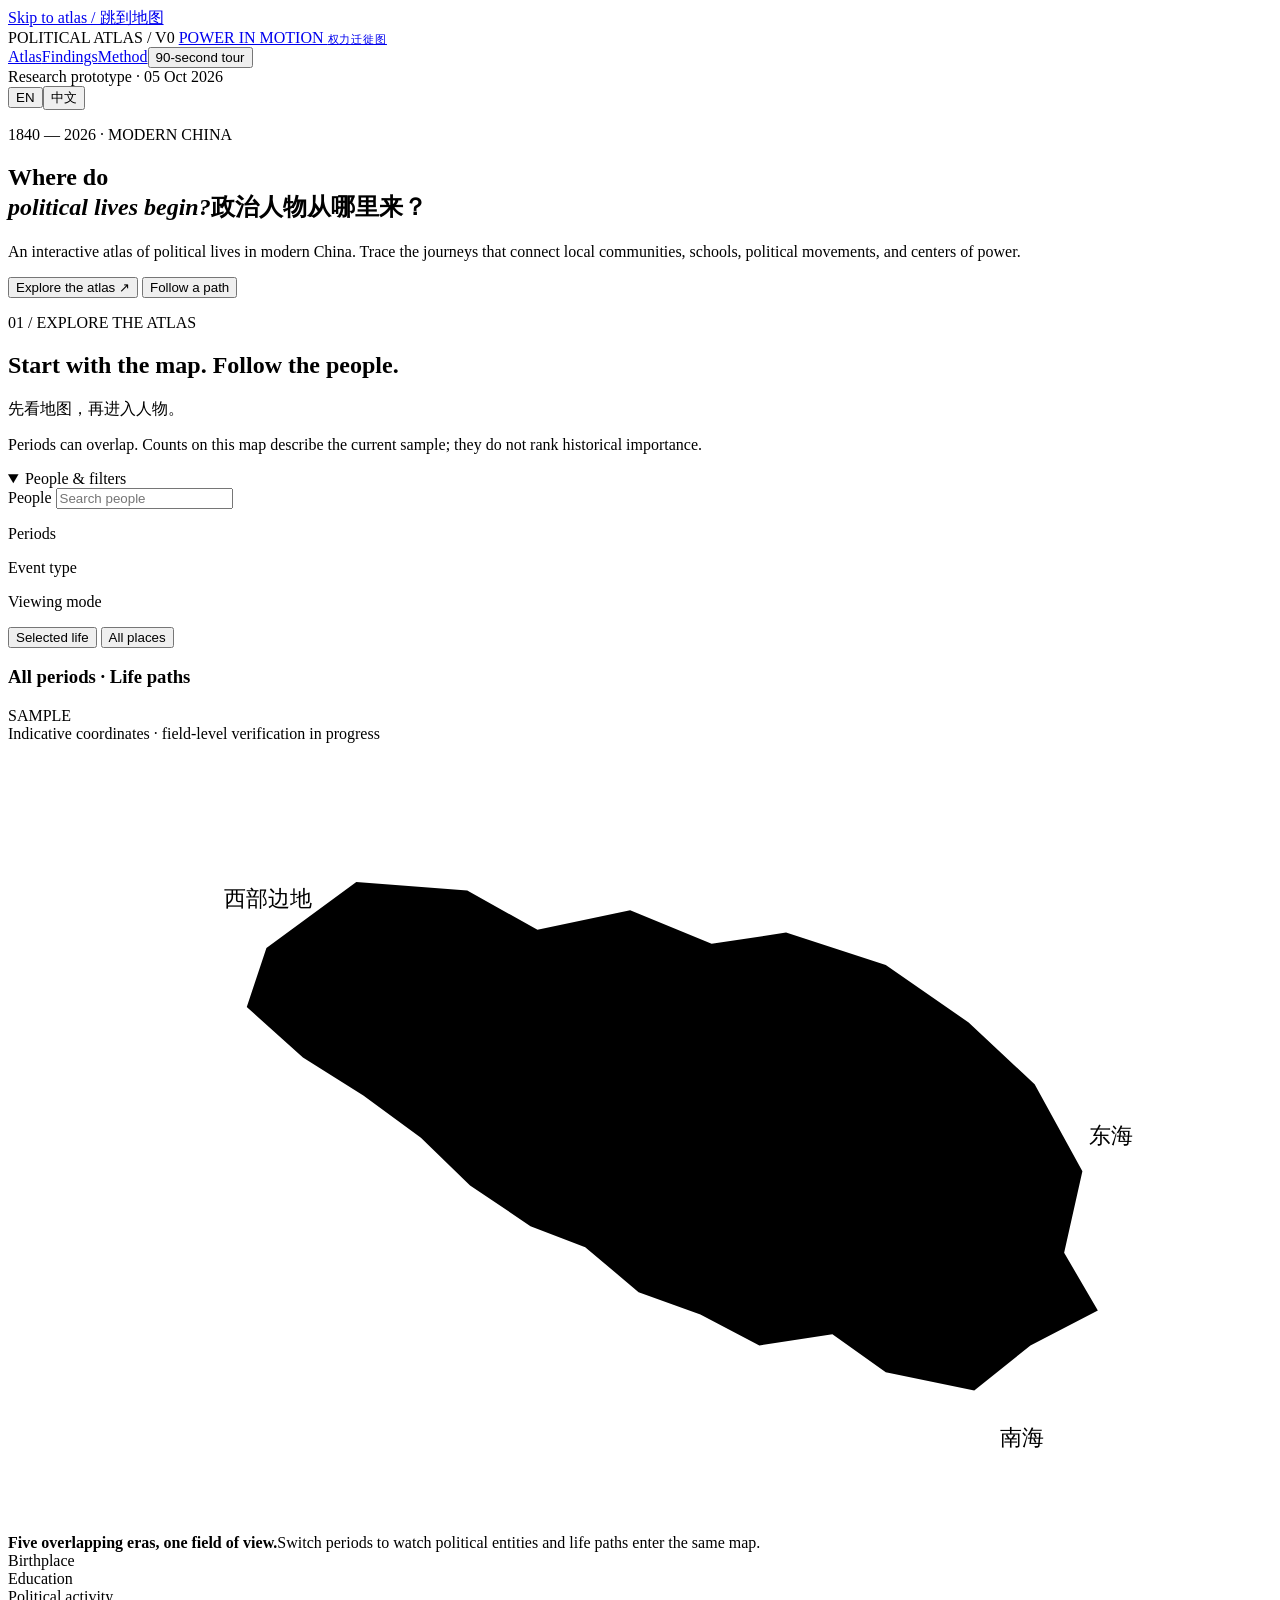
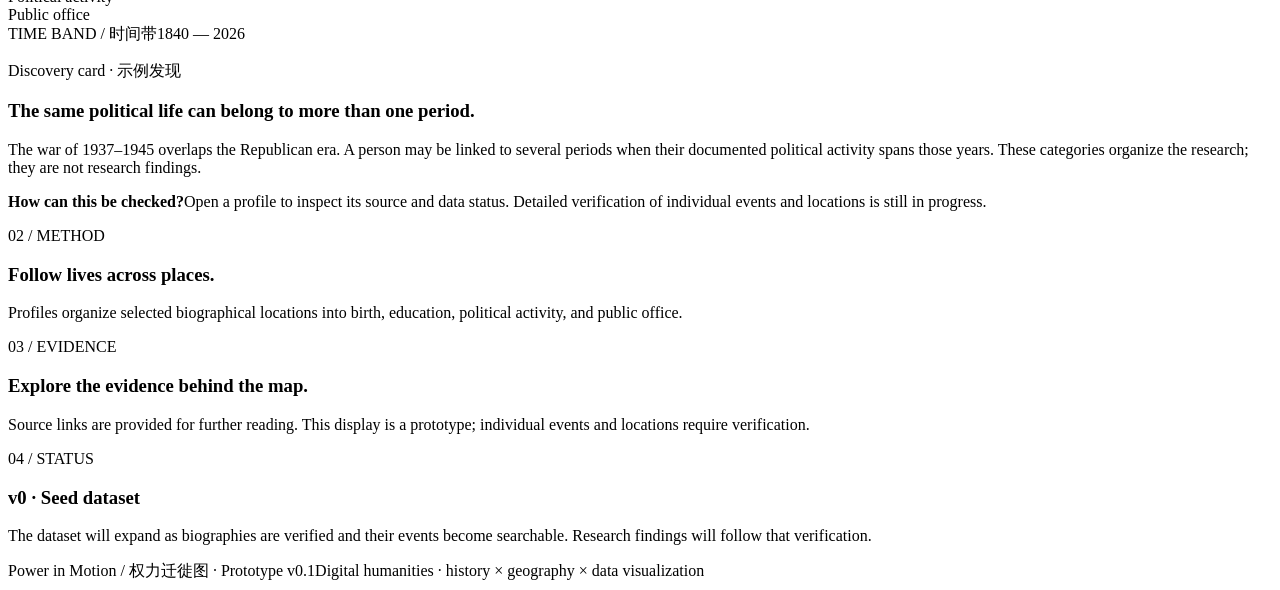
<file: src/index.template.html>
<!doctype html>
<html lang="en">
<head>
  <meta charset="utf-8" />
  <meta name="viewport" content="width=device-width, initial-scale=1" />
  <meta name="theme-color" content="#122235" />
  <meta name="description" content="An English–Chinese digital humanities atlas of 72 political lives in modern China. Explore sourced biographies, reproducible findings and an explicit research method." />
  <title>Power in Motion — A Digital Atlas of Modern China</title>
  <style>__SITE_CSS__</style>
</head>
<body>
  <a class="skip-link" href="#atlas">Skip to atlas / 跳到地图</a>
  <div class="site-shell">
    <header class="topbar">
      <div class="brand-lockup">
        <span class="brand-kicker">POLITICAL ATLAS / V0</span>
        <a class="brand-name" href="#?lang=en" data-home aria-label="Power in Motion — Home">POWER IN MOTION <span class="cn-note" style="display:inline;font-size:11px;letter-spacing:.08em">权力迁徙图</span></a>
      </div>
      <nav class="site-nav" aria-label="Main navigation"><a href="#atlas" data-view="atlas" aria-current="page">Atlas</a><a href="#findings" data-view="findings">Findings</a><a href="#method" data-view="method">Method</a><button id="startTour" type="button">90-second tour</button></nav>
      <div class="topbar-meta"><span class="status-dot" aria-hidden="true"></span><span id="topStatus">Research prototype · 05 Oct 2026</span><div class="language-switch" aria-label="Language"><button class="active" data-lang="en">EN</button><button data-lang="zh">中文</button></div></div>
    </header>

    <main>
      <section class="hero" aria-labelledby="hero-title">
        <div class="hero-copy">
          <p class="eyebrow" id="heroEyebrow">1840 — 2026 · MODERN CHINA</p>
          <h1 id="hero-title">Where do<br><em>political lives begin?</em><span class="cn-note">政治人物从哪里来？</span></h1>
          <p class="hero-dek" id="heroDek">An interactive atlas of political lives in modern China. Trace the journeys that connect local communities, schools, political movements, and centers of power.</p>
          <div class="hero-actions">
            <button class="button-primary" id="enterAtlas">Explore the atlas <span aria-hidden="true">↗</span></button>
            <button class="button-quiet" id="guidedMode">Follow a path</button>
          </div>
          <div id="heroResearchLine" class="hero-research-line"></div>
        </div>
        <div class="hero-visual" aria-label="A selection of source-backed life records"><div id="heroRecord"></div></div>
      </section>

      <section class="atlas-wrap" id="atlas" aria-labelledby="atlas-title">
        <div class="section-intro">
          <div><p class="eyebrow">01 / EXPLORE THE ATLAS</p><h2 id="atlas-title">Start with the map. Follow the people.</h2><span class="cn-note">先看地图，再进入人物。</span></div>
          <p>Periods can overlap. Counts on this map describe the current sample; they do not rank historical importance.</p>
        </div>

        <div id="evidenceReturn" hidden></div>
        <div class="workspace">
          <div class="filter-panel">
          <details id="filterDisclosure" open>
            <summary id="filterToggle">People & filters</summary>
            <div class="filter-inner">
              <div class="control-block people-controls">
                <label class="panel-label" id="peopleLabel" for="personSearch">People</label>
                <input class="search-field" id="personSearch" type="search" placeholder="Search people" aria-label="Search people" />
                <div class="mini-list" id="miniList" aria-live="polite"></div>
              </div>
              <div class="control-block period-controls">
                <p class="panel-label" id="periodsLabel">Periods</p>
                <div class="period-list" id="periodList"></div>
              </div>
              <div class="control-block layer-controls">
                <p class="panel-label" id="layersLabel">Event type</p>
                <div class="layer-list" id="layerList"></div>
              </div>
              <div class="control-block mode-controls">
                <p class="panel-label" id="modeLabel">Viewing mode</p>
                <div class="mode-switch" role="group" aria-label="Viewing mode">
                  <button class="active" data-mode="guided">Selected life</button>
                  <button data-mode="explore">All places</button>
                </div>
              </div>
            </div>
          </details>
          <div id="activeFilters" class="active-filter-bar" hidden></div>
          </div>

          <section class="map-panel" aria-label="Political life paths map">
            <div id="selectionBar" class="selection-bar"></div>
            <div class="map-header">
              <div class="map-heading"><h3 id="mapTitle">All periods · Life paths</h3><span id="mapCount">SAMPLE</span></div>
              <div class="map-status" id="mapStatus">Indicative coordinates · field-level verification in progress</div>
            </div>
            <div class="map-stage">
              <svg id="mapSvg" viewBox="0 0 900 560" role="img" aria-labelledby="mapTitle mapDesc">
                <desc id="mapDesc">Indicative birth, education, political activity, and appointment locations for political lives in modern China.</desc>
                <path class="landmass" d="M184 146 L248 99 L327 105 L377 133 L443 119 L501 143 L554 135 L625 158 L684 199 L731 243 L765 305 L752 363 L776 404 L728 429 L688 461 L625 448 L587 421 L535 429 L493 407 L449 391 L411 359 L372 344 L329 315 L294 281 L253 251 L210 224 L170 188 Z"></path>
                <path class="landmass-echo" d="M202 138 L258 111 L329 115 L382 142 L443 130 L500 153 L549 147 L615 169 L672 208 L718 251 L748 308 L735 358 L759 394 L721 417 L685 446 L630 437 L591 407 L537 416 L497 394 L455 379 L419 348 L376 331 L339 303 L303 268 L263 239 L221 211 L185 181 Z"></path>
                <text class="sea-label" x="770" y="285">东海</text><text class="sea-label" x="706" y="500">南海</text><text class="sea-label" x="154" y="116">西部边地</text>
                <g id="routeLayer"></g><g id="placeLayer"></g><g id="labelLayer"></g>
              </svg>
              <div class="map-annotation"><strong id="annotationTitle">Five overlapping eras, one field of view.</strong><span id="annotationText">Switch periods to watch political entities and life paths enter the same map.</span></div>
              <div class="map-key" aria-label="Location legend"><div class="key-row"><span class="key-mark birth"></span>Birthplace</div><div class="key-row"><span class="key-mark education"></span>Education</div><div class="key-row"><span class="key-mark activity"></span>Political activity</div><div class="key-row"><span class="key-mark appointment"></span>Public office</div></div>
            </div>
            <div class="timeline">
              <div class="timeline-head"><span>TIME BAND / 时间带</span><span id="timelineReadout">1840 — 2026</span></div>
              <div class="timeline-track" id="timelineTrack"></div>

            </div>
            <section id="placeDetails" class="place-details" hidden aria-live="polite"></section>
          </section>

          <aside class="dossier" id="dossier" tabindex="-1" aria-live="polite"></aside>
        </div>

        <div class="discovery-strip" id="discovery">
          <div>
            <p class="discovery-label">Discovery card · 示例发现</p>
            <h3>The same political life can belong to more than one period.</h3>
            <p>The war of 1937–1945 overlaps the Republican era. A person may be linked to several periods when their documented political activity spans those years. These categories organize the research; they are not research findings.</p>
          </div>
          <div class="discovery-side"><strong>How can this be checked?</strong>Open a profile to inspect its source and data status. Detailed verification of individual events and locations is still in progress.</div>
        </div>

        <div class="method-strip">
          <div class="method-item"><p class="eyebrow">02 / METHOD</p><h3>Follow lives across places.</h3><p>Profiles organize selected biographical locations into birth, education, political activity, and public office.</p></div>
          <div class="method-item"><p class="eyebrow">03 / EVIDENCE</p><h3>Explore the evidence behind the map.</h3><p>Source links are provided for further reading. This display is a prototype; individual events and locations require verification.</p></div>
          <div class="method-item"><p class="eyebrow">04 / STATUS</p><h3>v0 · Seed dataset</h3><p>The dataset will expand as biographies are verified and their events become searchable. Research findings will follow that verification.</p></div>
        </div>
      </section>
      <section id="findings" class="research-view" hidden aria-label="Findings"></section>
      <section id="method" class="research-view" hidden aria-label="Method"></section>
    </main>
    <aside id="tourPanel" class="tour-panel" hidden role="region" aria-labelledby="tourTitle"></aside>

    <footer><span>Power in Motion / 权力迁徙图 · Prototype v0.1</span><span>Digital humanities · history × geography × data visualization</span></footer>
  </div>

  <script>__ATLAS_JS__
__RESEARCH_JS__</script>
</body>
</html>
</file>
